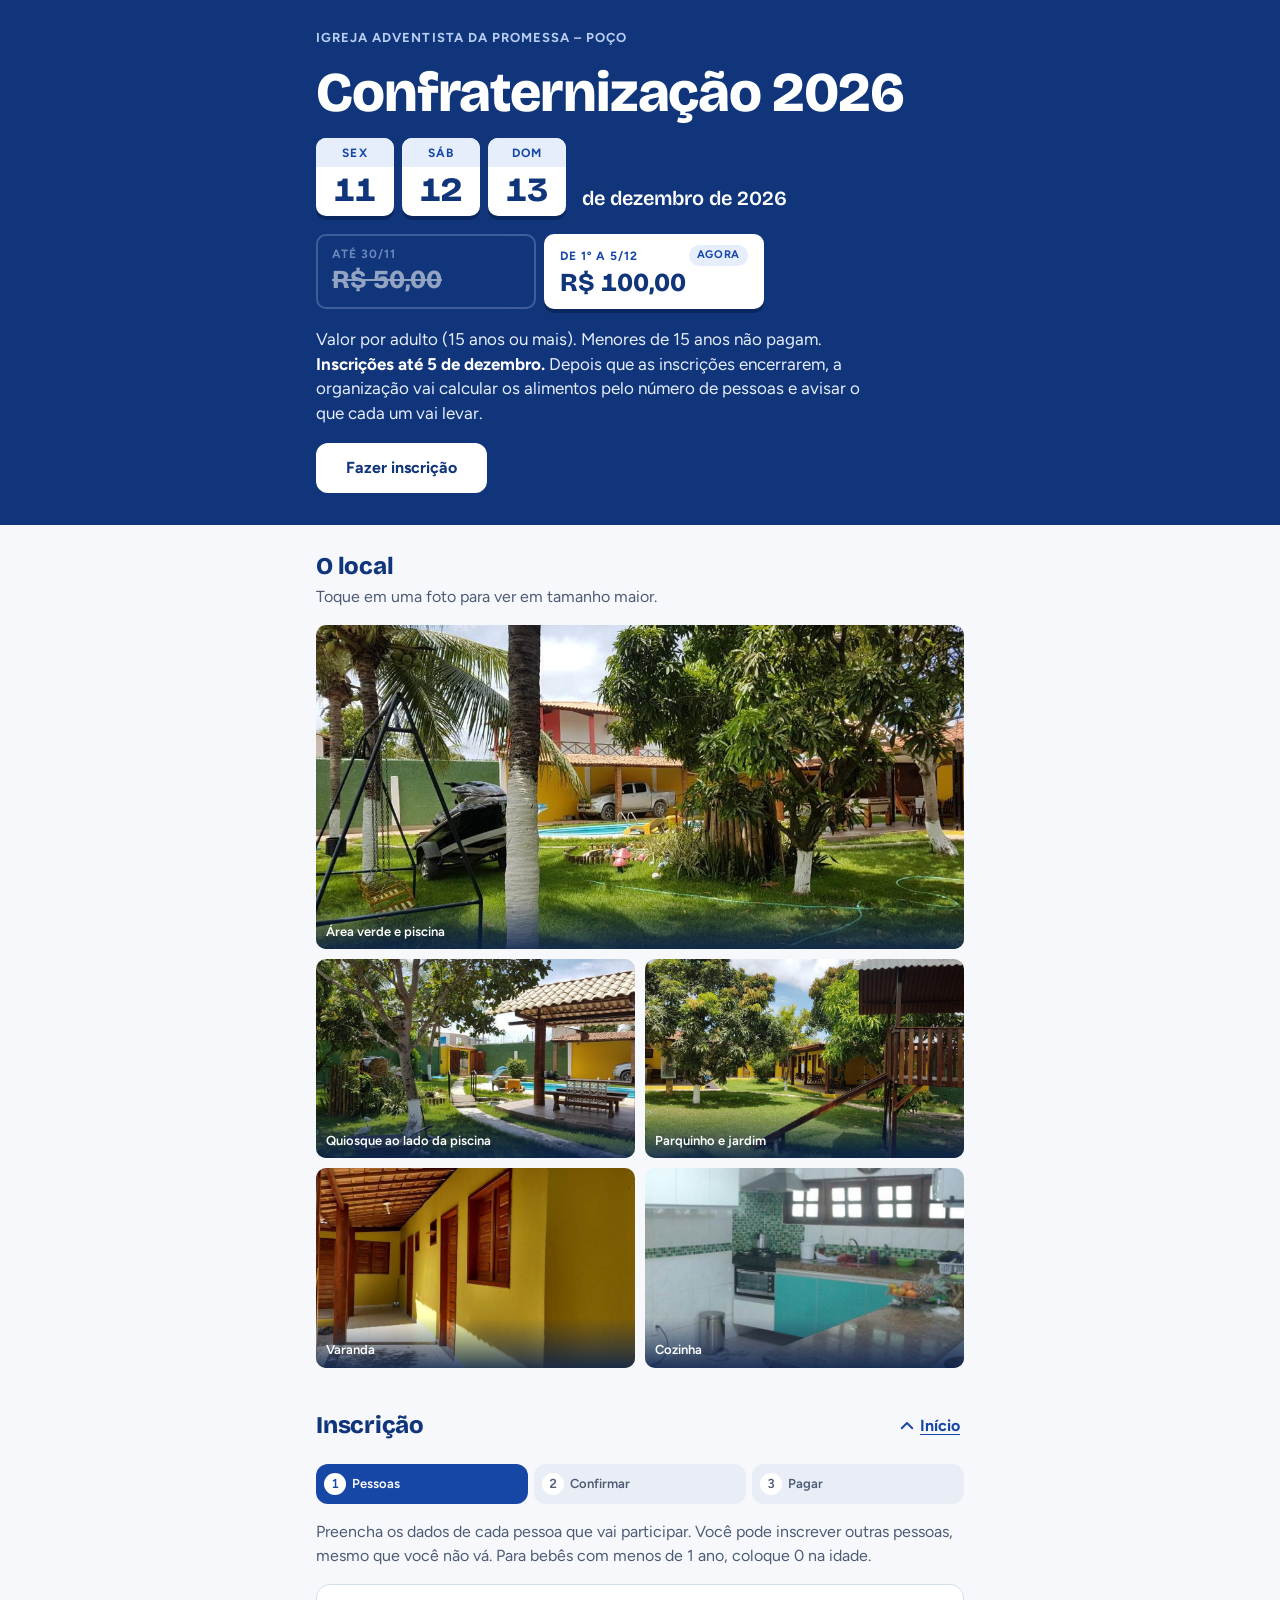
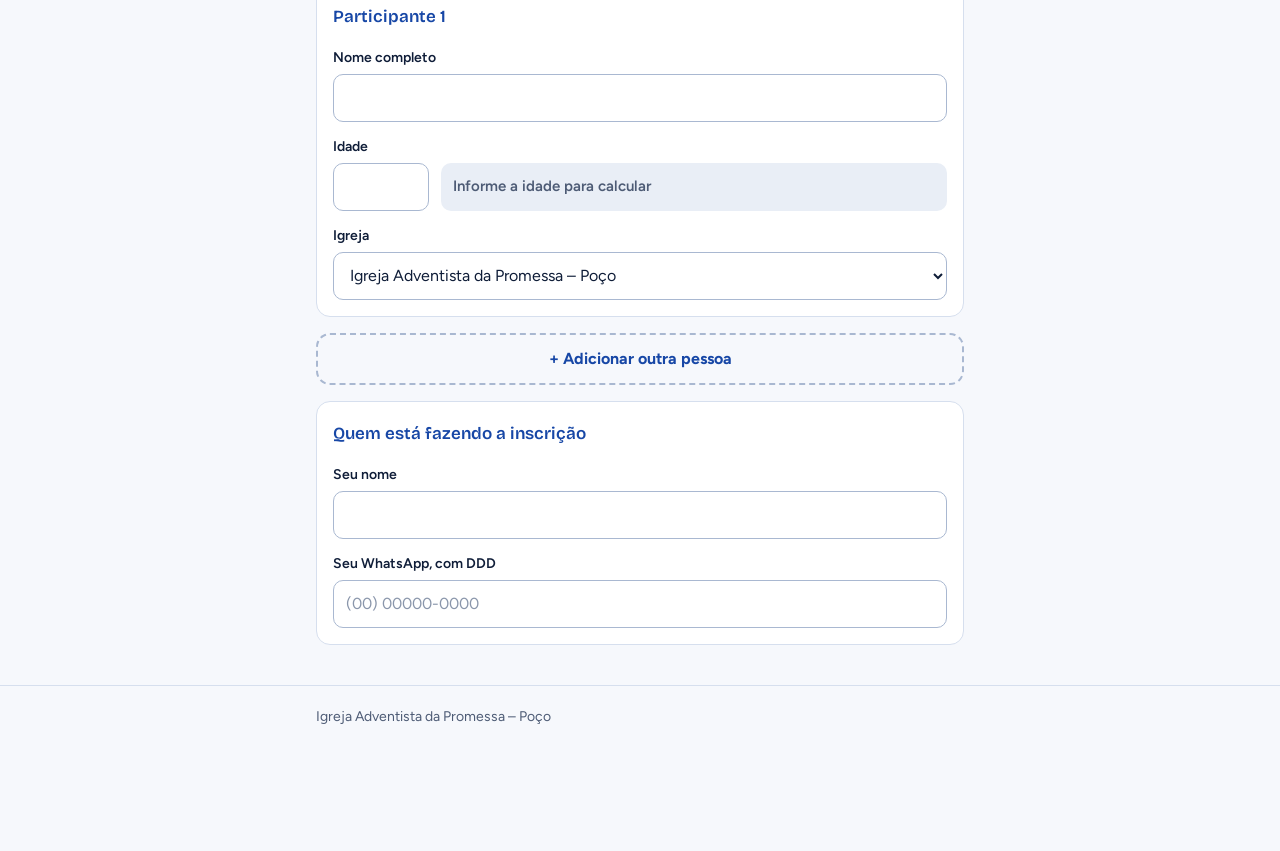
<file: site/index.html>
<!doctype html>
<html lang="pt-BR">
<head>
  <meta charset="utf-8">
  <meta name="viewport" content="width=device-width, initial-scale=1, viewport-fit=cover">
  <meta name="format-detection" content="telephone=no">
  <title>Inscrição · Confraternização 2026 · IAP Poço</title>
  <meta name="description" content="Inscrição para a confraternização da Igreja Adventista da Promessa – Poço, nos dias 11, 12 e 13 de dezembro de 2026.">
  <!-- Página divulgada por link: fica fora das buscas do Google -->
  <meta name="robots" content="noindex">
  <!-- Prévia quando o link é compartilhado no WhatsApp -->
  <meta property="og:title" content="Confraternização 2026 · IAP Poço">
  <meta property="og:description" content="11, 12 e 13 de dezembro. Faça aqui a sua inscrição e a da sua família até 5 de dezembro.">
  <meta property="og:type" content="website">
  <meta property="og:locale" content="pt_BR">
  <meta property="og:url" content="https://inscricao-confra-2026.vercel.app/">
  <meta property="og:image" content="https://inscricao-confra-2026.vercel.app/compartilhar.jpg">
  <meta property="og:image:type" content="image/jpeg">
  <meta property="og:image:width" content="1200">
  <meta property="og:image:height" content="630">
  <meta property="og:image:alt" content="Confraternização 2026 da IAP Poço, 11, 12 e 13 de dezembro. Inscrições até 5 de dezembro.">
  <meta name="twitter:card" content="summary_large_image">
  <meta name="theme-color" content="#10357a">
  <link rel="icon" href="data:image/svg+xml,%3Csvg xmlns='http://www.w3.org/2000/svg' viewBox='0 0 64 64'%3E%3Crect width='64' height='64' rx='14' fill='%2310357a'/%3E%3Crect x='14' y='17' width='36' height='33' rx='5' fill='%23fff'/%3E%3Crect x='14' y='17' width='36' height='10' rx='4' fill='%23b9cdf2'/%3E%3Crect x='22' y='11' width='5' height='11' rx='2.5' fill='%23fff'/%3E%3Crect x='37' y='11' width='5' height='11' rx='2.5' fill='%23fff'/%3E%3C/svg%3E">
  <link rel="preconnect" href="https://fonts.googleapis.com">
  <link rel="preconnect" href="https://fonts.gstatic.com" crossorigin>
  <link rel="stylesheet" href="https://fonts.googleapis.com/css2?family=Bricolage+Grotesque:opsz,wght@12..96,600;12..96,800&family=Figtree:wght@400;600;700&display=swap">
  <link rel="stylesheet" href="estilo.css">
</head>
<body>
  <header class="topo" id="topo">
    <div class="dentro">
      <p class="topo-igreja" id="topo-igreja">Igreja Adventista da Promessa – Poço</p>
      <h1 id="topo-nome">Confraternização 2026</h1>
      <div class="datas">
        <ol class="dias" id="dias" aria-label="Dias do evento">
          <li class="dia"><span class="dia-semana">sex</span><span class="dia-numero">11</span></li>
          <li class="dia"><span class="dia-semana">sáb</span><span class="dia-numero">12</span></li>
          <li class="dia"><span class="dia-semana">dom</span><span class="dia-numero">13</span></li>
        </ol>
        <p class="datas-mes" id="datas-mes">de dezembro de 2026</p>
      </div>
      <p class="topo-local" id="topo-local" hidden></p>
      <ul class="lotes" id="lotes" aria-label="Valor por adulto">
        <li class="lote lote-atual"><span class="lote-prazo">Até 30/11<span class="lote-tag">agora</span></span><strong class="lote-valor">R$ 50,00</strong></li>
        <li class="lote"><span class="lote-prazo">De 1º a 5/12</span><strong class="lote-valor">R$ 100,00</strong></li>
      </ul>
      <p class="topo-regra" id="topo-regra">
        Valor por adulto (15 anos ou mais). Menores de 15 anos não pagam.
        <strong>Inscrições até 5 de dezembro.</strong>
      </p>
      <a class="botao" id="ir-inscricao" href="#inscricao">Fazer inscrição</a>
    </div>
  </header>

  <main class="dentro">
    <section class="secao" id="secao-fotos" aria-labelledby="titulo-fotos" hidden>
      <div class="secao-topo">
        <h2 class="secao-titulo" id="titulo-fotos">O local</h2>
        <p class="apoio">Toque em uma foto para ver em tamanho maior.</p>
      </div>
      <div class="fotos" id="fotos"></div>
    </section>

    <section class="secao" id="inscricao" aria-labelledby="titulo-inscricao">
      <div class="secao-cabecalho">
        <h2 class="secao-titulo" id="titulo-inscricao" tabindex="-1">Inscrição</h2>
        <a class="botao-texto link-nav" href="#topo" id="ir-inicio">
          <svg viewBox="0 0 24 24" aria-hidden="true"><path d="M5 15l7-7 7 7"/></svg>
          Início
        </a>
      </div>

      <!-- Etapas anteriores são clicáveis; para avançar, usa-se o botão de cada etapa -->
      <ol class="etapas" aria-label="Etapas da inscrição">
        <li id="etapa-ind-1" aria-current="step"><button type="button" class="etapa-botao" data-etapa="1" disabled><span class="num">1</span> Pessoas</button></li>
        <li id="etapa-ind-2"><button type="button" class="etapa-botao" data-etapa="2" disabled><span class="num">2</span> Confirmar</button></li>
        <li id="etapa-ind-3"><button type="button" class="etapa-botao" data-etapa="3" disabled><span class="num">3</span> Pagar</button></li>
      </ol>

      <p class="aviso aviso-info" id="encerradas" hidden></p>

      <button type="button" class="botao-texto link-nav botao-voltar" id="voltar-etapa" hidden>
        <svg viewBox="0 0 24 24" aria-hidden="true"><path d="M15 5l-7 7 7 7"/></svg>
        <span id="voltar-etapa-texto">Voltar</span>
      </button>

      <!-- Etapa 1: quem vai -->
      <form id="etapa-1" class="secao" novalidate>
        <p class="aviso aviso-info" id="aviso-correcao" hidden></p>
        <p class="apoio">
          Preencha os dados de cada pessoa que vai participar. Você pode inscrever outras pessoas,
          mesmo que você não vá. Para bebês com menos de 1 ano, coloque 0 na idade.
        </p>

        <ol class="pessoas" id="pessoas"></ol>

        <button type="button" class="adicionar" id="adicionar">+ Adicionar outra pessoa</button>

        <div class="pessoa" role="group" aria-labelledby="titulo-responsavel">
          <div class="pessoa-topo">
            <h3 class="pessoa-titulo" id="titulo-responsavel">Quem está fazendo a inscrição</h3>
          </div>
          <div class="campo">
            <label for="responsavel">Seu nome</label>
            <input id="responsavel" type="text" autocomplete="name" autocapitalize="words" maxlength="80" enterkeyhint="next">
            <p class="erro" id="responsavel-erro" hidden></p>
          </div>
          <div class="campo">
            <label for="telefone">Seu WhatsApp, com DDD</label>
            <input id="telefone" type="tel" inputmode="tel" autocomplete="tel-national" maxlength="16" placeholder="(00) 00000-0000" enterkeyhint="go">
            <p class="erro" id="telefone-erro" hidden></p>
          </div>
        </div>
      </form>

      <!-- Etapa 2: conferir e confirmar -->
      <div id="etapa-2" class="secao" hidden>
        <p class="apoio" id="confirmar-intro">Confira os dados. Depois de confirmar, aparece o Pix para o pagamento.</p>
        <div class="resumo">
          <ol id="resumo-lista"></ol>
          <div class="resumo-total">
            <span class="resumo-total-rotulo">Total a pagar</span>
            <span class="resumo-total-valor" id="resumo-total"></span>
            <span class="resumo-total-detalhe" id="resumo-total-detalhe"></span>
          </div>
        </div>
        <p class="resumo-contato" id="resumo-contato"></p>
        <p class="aviso aviso-erro" id="envio-erro" role="alert" hidden></p>
        <button type="button" class="botao botao-largo" id="confirmar">Confirmar inscrição</button>
        <div class="acoes">
          <button type="button" class="botao-texto" id="voltar">Voltar e corrigir</button>
          <button type="button" class="botao-texto" id="desfazer" hidden>Desfazer alterações</button>
        </div>
      </div>

      <!-- Etapa 3: pagamento -->
      <div id="etapa-3" class="secao" hidden>
        <div class="confirmado" role="status">
          <p class="confirmado-titulo">
            <svg viewBox="0 0 24 24" aria-hidden="true"><circle class="icone-fundo" cx="12" cy="12" r="12"/><path class="icone-traco" d="M7 12.5l3.2 3.2L17 9"/></svg>
            Inscrição recebida
          </p>
          <p class="confirmado-codigo">Código da inscrição <strong class="codigo-inscricao" id="codigo-inscricao"></strong></p>
          <p class="confirmado-texto" id="confirmado-texto"></p>
          <p class="confirmado-nota">Precisa corrigir algum dado? Toque em “Pessoas”, lá em cima, altere e envie a correção.</p>
        </div>

        <div class="pix" id="pix" hidden>
          <h3>Pagamento por Pix</h3>
          <p class="pix-valor" id="pix-valor"></p>

          <p class="aviso" id="pix-pendente" hidden>
            A chave Pix ainda não foi cadastrada nesta página. Combine o pagamento com a organização.
          </p>

          <div class="pix-corpo" id="pix-corpo">
            <div class="pix-copiar">
              <button type="button" class="botao botao-largo" id="copiar-codigo">Copiar código Pix</button>
              <p class="pix-dica">No app do seu banco, escolha <strong>Pix Copia e Cola</strong> e cole o código.</p>
              <p class="codigo" id="pix-codigo" aria-label="Código Pix copia e cola"></p>
            </div>
            <div class="pix-qr-bloco">
              <p class="pix-rotulo">
                <span class="so-celular">Vai pagar por outro aparelho? Use o QR Code</span>
                <span class="so-computador">Escaneie com o app do banco</span>
              </p>
              <div class="pix-qr" id="pix-qr"></div>
            </div>
            <div class="pix-chave-bloco">
              <p class="pix-rotulo" id="pix-chave-rotulo">Ou use a chave</p>
              <div class="pix-chave">
                <span class="pix-chave-valor" id="pix-chave"></span>
                <button type="button" class="botao botao-claro" id="copiar-chave">Copiar chave</button>
              </div>
              <p class="apoio" id="pix-favorecido"></p>
            </div>
          </div>
        </div>

        <div class="enviar" id="enviar">
          <h3 id="enviar-titulo">Envie o comprovante</h3>
          <p class="apoio" id="enviar-texto"></p>
          <a class="botao botao-largo" id="enviar-whatsapp" target="_blank" rel="noopener" hidden>Enviar comprovante pelo WhatsApp</a>
          <button type="button" class="botao botao-claro botao-largo" id="copiar-resumo">Copiar resumo da inscrição</button>
          <pre class="codigo" id="resumo-texto" aria-label="Resumo da inscrição" hidden></pre>
        </div>

        <div class="levar" id="levar" hidden>
          <h3 id="levar-titulo">Alimento para levar</h3>
          <ul id="levar-lista"></ul>
          <p id="levar-aviso" hidden></p>
          <p class="levar-nota" id="levar-nota" hidden>
            As quantidades mudam de um alimento para outro para que cada adulto gaste mais ou menos o mesmo.
          </p>
        </div>

        <div class="acoes">
          <button type="button" class="botao-texto" id="nova">Fazer outra inscrição</button>
        </div>
      </div>
    </section>
  </main>

  <footer class="rodape">
    <div class="dentro" id="rodape-texto">Igreja Adventista da Promessa – Poço</div>
  </footer>

  <!-- Barra fixa com o total (etapa 1) -->
  <div class="barra fora" id="barra">
    <div class="dentro">
      <div class="barra-texto" aria-live="polite">
        <span class="barra-total" id="barra-total">R$ 0,00</span>
        <span class="barra-detalhe" id="barra-detalhe">Informe as idades para calcular</span>
      </div>
      <button type="submit" form="etapa-1" class="botao" id="continuar">Continuar</button>
    </div>
  </div>

  <!-- Fotos em tela cheia -->
  <dialog class="visor" id="visor" aria-label="Fotos do local">
    <figure class="visor-foto">
      <img id="visor-img" alt="">
      <figcaption id="visor-legenda"></figcaption>
    </figure>
    <button type="button" class="visor-botao visor-fechar" id="visor-fechar" aria-label="Fechar fotos">
      <svg viewBox="0 0 24 24" aria-hidden="true"><path d="M6 6l12 12M18 6L6 18"/></svg>
    </button>
    <button type="button" class="visor-botao visor-ant" id="visor-ant" aria-label="Foto anterior">
      <svg viewBox="0 0 24 24" aria-hidden="true"><path d="M15 5l-7 7 7 7"/></svg>
    </button>
    <button type="button" class="visor-botao visor-prox" id="visor-prox" aria-label="Próxima foto">
      <svg viewBox="0 0 24 24" aria-hidden="true"><path d="M9 5l7 7-7 7"/></svg>
    </button>
  </dialog>

  <script src="vendor/qrcode.min.js"></script>
  <script src="config.js"></script>
  <script src="pix.js"></script>
  <script src="app.js"></script>
</body>
</html>
</file>
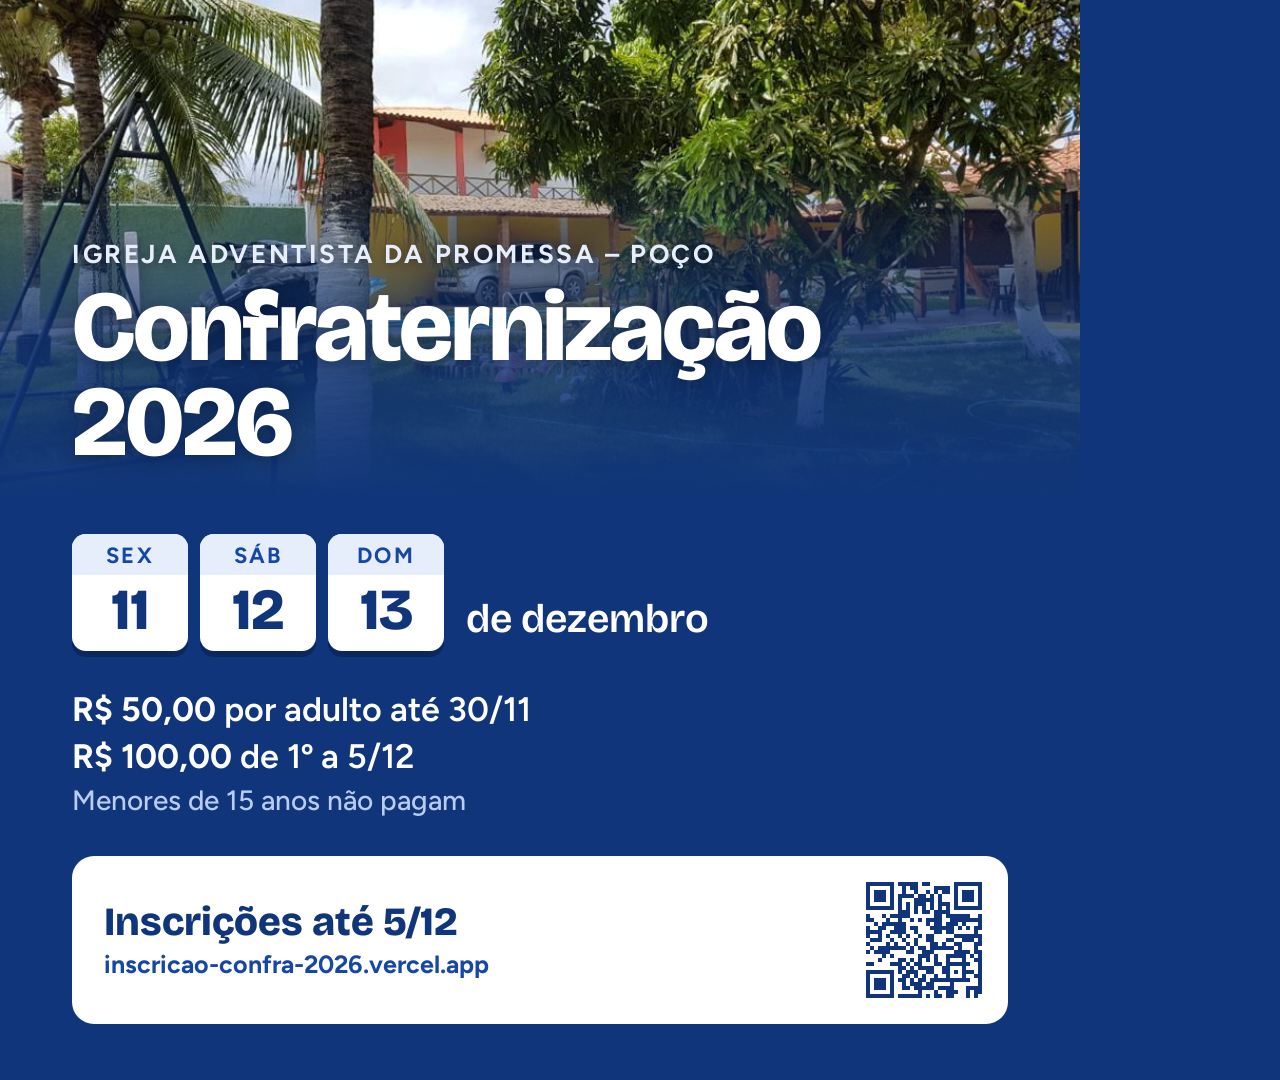
<file: divulgacao/banner.html>
<!doctype html>
<html lang="pt-BR">
<head>
  <meta charset="utf-8">
  <title>Banner · Confraternização 2026 · IAP Poço</title>
  <!--
    Modelo dos banners de divulgação. Abra com ?formato=quadrado, ?formato=status ou ?formato=link.
    As imagens prontas ficam nesta pasta (banner-quadrado.png e banner-status.png)
    e em site/compartilhar.jpg (prévia do link no WhatsApp).
  -->
  <link rel="preconnect" href="https://fonts.googleapis.com">
  <link rel="preconnect" href="https://fonts.gstatic.com" crossorigin>
  <link rel="stylesheet" href="https://fonts.googleapis.com/css2?family=Bricolage+Grotesque:opsz,wght@12..96,600;12..96,800&family=Figtree:wght@500;600;700&display=swap">
  <style>
    :root {
      /* Layout: foto do local em cima com o nome do evento; faixa azul embaixo com datas,
         valores e o chamado para a inscrição (com QR Code). */
      --azul: #1747a6;
      --azul-forte: #10357a;
      --azul-suave: #b9cdf2;
      --azul-claro: #e6eefb;
      --branco: #ffffff;
      --fonte-titulo: 'Bricolage Grotesque', 'Trebuchet MS', sans-serif;
      --fonte-texto: 'Figtree', 'Segoe UI', sans-serif;
    }

    * { box-sizing: border-box; margin: 0; padding: 0; }
    html, body { background: var(--azul-forte); }
    body { font-family: var(--fonte-texto); color: var(--branco); }

    .banner {
      position: relative;
      overflow: hidden;
      width: var(--largura);
      height: var(--altura);
      display: grid;
      background: var(--azul-forte);
    }

    /* ---- Foto com o nome do evento ---- */
    .foto { position: relative; overflow: hidden; }
    .foto img { width: 100%; height: 100%; object-fit: cover; display: block; }
    .foto::after {
      content: '';
      position: absolute;
      inset: 0;
      background: linear-gradient(180deg, rgb(16 53 122 / 0) 30%, rgb(16 53 122 / 0.78) 68%, var(--azul-forte) 100%);
    }
    .titulo {
      position: absolute;
      z-index: 1;
      left: var(--margem);
      right: var(--margem);
      bottom: var(--titulo-base);
      display: flex;
      flex-direction: column;
      gap: calc(var(--escala) * 10px);
    }
    .igreja {
      font-size: calc(var(--escala) * 26px);
      font-weight: 700;
      letter-spacing: 0.1em;
      text-transform: uppercase;
      color: var(--azul-claro);
      text-shadow: 0 1px 8px rgb(0 0 0 / 0.35);
    }
    h1 {
      font-family: var(--fonte-titulo);
      font-weight: 800;
      font-size: calc(var(--escala) * 100px);
      line-height: 0.95;
      letter-spacing: -0.02em;
      white-space: nowrap;
      text-shadow: 0 2px 18px rgb(0 0 0 / 0.3);
    }

    /* ---- Faixa azul ---- */
    .faixa {
      display: flex;
      flex-direction: column;
      justify-content: space-between;
      gap: calc(var(--escala) * 26px);
      padding: calc(var(--escala) * 34px) var(--margem) calc(var(--escala) * 56px);
    }
    .datas { display: flex; align-items: flex-end; gap: calc(var(--escala) * 22px); }
    .dias { display: flex; gap: calc(var(--escala) * 12px); list-style: none; }
    .dia {
      width: calc(var(--escala) * 116px);
      overflow: hidden;
      text-align: center;
      background: var(--branco);
      border-radius: calc(var(--escala) * 14px);
      box-shadow: 0 calc(var(--escala) * 6px) 0 rgb(4 16 40 / 0.35);
    }
    .dia-semana {
      display: block;
      padding: calc(var(--escala) * 8px) 0 calc(var(--escala) * 6px);
      background: var(--azul-claro);
      color: var(--azul);
      font-size: calc(var(--escala) * 22px);
      font-weight: 700;
      letter-spacing: 0.1em;
      text-transform: uppercase;
    }
    .dia-numero {
      display: block;
      padding: calc(var(--escala) * 6px) 0 calc(var(--escala) * 12px);
      color: var(--azul-forte);
      font-family: var(--fonte-titulo);
      font-weight: 800;
      font-size: calc(var(--escala) * 58px);
      line-height: 1;
    }
    .mes {
      font-family: var(--fonte-titulo);
      font-weight: 600;
      font-size: calc(var(--escala) * 40px);
      line-height: 1.1;
      padding-bottom: calc(var(--escala) * 10px);
    }
    .valores { display: flex; flex-direction: column; gap: calc(var(--escala) * 6px); }
    .valor { font-size: calc(var(--escala) * 34px); font-weight: 600; line-height: 1.2; }
    .valor strong { font-weight: 700; }
    .gratis { font-size: calc(var(--escala) * 28px); font-weight: 500; color: var(--azul-suave); }

    .chamada {
      display: flex;
      align-items: center;
      justify-content: space-between;
      gap: calc(var(--escala) * 24px);
      padding: calc(var(--escala) * 18px) calc(var(--escala) * 18px) calc(var(--escala) * 18px) calc(var(--escala) * 32px);
      border-radius: calc(var(--escala) * 22px);
      background: var(--branco);
      color: var(--azul-forte);
    }
    .chamada-texto { display: flex; flex-direction: column; gap: calc(var(--escala) * 6px); min-width: 0; }
    .chamada-titulo {
      font-family: var(--fonte-titulo);
      font-weight: 800;
      font-size: calc(var(--escala) * 40px);
      line-height: 1.05;
    }
    .chamada-link { font-size: calc(var(--escala) * 25px); font-weight: 700; color: var(--azul); }
    .qr { flex: none; width: calc(var(--escala) * 132px); }
    .qr svg { display: block; width: 100%; height: auto; }

    /* ---- Formatos ---- */
    body.quadrado { --largura: 1080px; --altura: 1080px; --escala: 1; --margem: 72px; --titulo-base: 30px; }
    .quadrado .banner { grid-template-rows: 500px 1fr; }

    body.status { --largura: 1080px; --altura: 1920px; --escala: 1.3; --margem: 80px; --titulo-base: 44px; }
    .status .banner { grid-template-rows: 900px 1fr; }
    .status .faixa { padding-top: 48px; padding-bottom: 96px; gap: 28px; }
    .status .chamada { flex-direction: column; align-items: center; text-align: center; gap: 22px; padding: 40px 40px 36px; }
    .status .chamada-titulo { font-size: 64px; }
    .status .chamada-link { font-size: 34px; }
    .status .qr { width: 290px; order: 2; }
    .status .chamada-texto { align-items: center; }

    body.link { --largura: 1200px; --altura: 630px; --escala: 0.72; --margem: 56px; --titulo-base: 0px; }
    .link .banner { grid-template-columns: 640px 1fr; grid-template-rows: 1fr; }
    .link .foto { order: 2; }
    .link .foto::after { background: linear-gradient(90deg, var(--azul-forte) 0%, rgb(16 53 122 / 0) 22%); }
    .link .titulo { position: static; margin-bottom: 4px; }
    .link h1 { font-size: 74px; }
    .link .igreja { font-size: 19px; text-shadow: none; }
    .link .faixa { justify-content: center; gap: 22px; padding: 48px var(--margem); }
    .link .valores, .link .qr, .link .chamada-link { display: none; }
    .link .chamada { align-self: flex-start; padding: 14px 26px; border-radius: 999px; }
    .link .chamada-titulo { font-size: 30px; }
  </style>
</head>
<body>
  <div class="banner">
    <div class="foto">
      <img id="foto" src="../site/fotos/foto-1.jpg" alt="">
    </div>
    <div class="faixa">
      <div class="titulo" id="titulo">
        <p class="igreja">Igreja Adventista da Promessa – Poço</p>
        <h1>Confraternização<br>2026</h1>
      </div>
      <div class="datas">
        <ol class="dias">
          <li class="dia"><span class="dia-semana">sex</span><span class="dia-numero">11</span></li>
          <li class="dia"><span class="dia-semana">sáb</span><span class="dia-numero">12</span></li>
          <li class="dia"><span class="dia-semana">dom</span><span class="dia-numero">13</span></li>
        </ol>
        <p class="mes">de dezembro</p>
      </div>
      <div class="valores">
        <p class="valor"><strong>R$ 50,00</strong> por adulto até 30/11</p>
        <p class="valor"><strong>R$ 100,00</strong> de 1º a 5/12</p>
        <p class="gratis">Menores de 15 anos não pagam</p>
      </div>
      <div class="chamada">
        <div class="chamada-texto">
          <p class="chamada-titulo">Inscrições até 5/12</p>
          <p class="chamada-link">inscricao-confra-2026.vercel.app</p>
        </div>
        <div class="qr" id="qr"></div>
      </div>
    </div>
  </div>

  <script src="../site/vendor/qrcode.min.js"></script>
  <script>
    (function () {
      const formato = new URLSearchParams(location.search).get('formato') || 'quadrado';
      document.body.className = formato;

      // No quadrado e no status, o nome do evento fica sobre a foto
      if (formato !== 'link') document.querySelector('.foto').append(document.getElementById('titulo'));

      const qr = window.qrcode(0, 'M');
      qr.addData('https://inscricao-confra-2026.vercel.app');
      qr.make();
      const n = qr.getModuleCount();
      const m = 2;
      let d = '';
      for (let l = 0; l < n; l++) {
        for (let c = 0; c < n; c++) if (qr.isDark(l, c)) d += 'M' + (c + m) + ' ' + (l + m) + 'h1v1h-1z';
      }
      document.getElementById('qr').innerHTML =
        '<svg xmlns="http://www.w3.org/2000/svg" viewBox="0 0 ' + (n + 2 * m) + ' ' + (n + 2 * m) +
        '" shape-rendering="crispEdges"><rect width="100%" height="100%" fill="#fff"/><path d="' + d + '" fill="#10357a"/></svg>';

      const foto = document.getElementById('foto');
      const fotoPronta = foto.complete ? Promise.resolve() : new Promise((r) => { foto.onload = r; foto.onerror = r; });
      // O título diminui até caber na largura (cada formato tem um espaço diferente)
      function caber(el) {
        let tamanho = parseFloat(getComputedStyle(el).fontSize);
        while (el.scrollWidth > el.clientWidth + 1 && tamanho > 24) {
          tamanho -= 2;
          el.style.fontSize = tamanho + 'px';
        }
      }

      Promise.all([document.fonts.ready, fotoPronta]).then(() => {
        caber(document.querySelector('h1'));
        document.body.dataset.pronto = '1';
      });
    })();
  </script>
</body>
</html>
</file>
<file: site/estilo.css>
:root {
  /* Layout: faixa azul no topo com as datas em folhinhas de calendário brancas;
     abaixo, uma coluna única (até 680px) sobre fundo branco; barra do total fixa no rodapé. */
  --azul: #1747a6; /* azul da igreja: botões e destaques */
  --azul-forte: #10357a; /* faixa do topo, títulos e botões pressionados */
  --azul-noite: #0a2350; /* barra do total */
  --azul-suave: #b9cdf2; /* texto secundário sobre o azul */
  --azul-claro: #e6eefb; /* fundos de destaque */
  --azul-claro-forte: #d3e1f8; /* destaque tocado */
  --azul-nevoa: #f2f6fd; /* fundo leve ao tocar ou passar o mouse */
  --branco: #ffffff;
  --fundo: #f6f8fc;
  --tinta: #0f1d38;
  --tinta-suave: #4d5b75;
  --neutro: #e9eef6;
  --linha: #d6dfee;
  --linha-forte: #a9b8d1;
  --foco: #3d7bea;
  --erro: #b42318;
  --erro-fundo: #fdecea;
  --aviso: #6b4e00;
  --aviso-fundo: #fff4d6;

  --fonte-titulo: 'Bricolage Grotesque', 'Trebuchet MS', system-ui, sans-serif;
  --fonte-texto: 'Figtree', system-ui, -apple-system, 'Segoe UI', Roboto, sans-serif;
  --fonte-codigo: ui-monospace, 'SFMono-Regular', Menlo, Consolas, monospace;

  --coluna: 680px;
  --raio: 14px;
  --gutter-esq: max(16px, env(safe-area-inset-left, 0px));
  --gutter-dir: max(16px, env(safe-area-inset-right, 0px));
  color-scheme: light;
}

*,
*::before,
*::after {
  box-sizing: border-box;
}

html {
  -webkit-text-size-adjust: 100%;
  scroll-padding-top: 16px;
}

/* Com a barra do total na tela, o campo em foco não fica escondido atrás dela */
html.com-barra {
  scroll-padding-bottom: calc(110px + env(safe-area-inset-bottom, 0px));
}

body {
  margin: 0;
  background: var(--fundo);
  color: var(--tinta);
  font: 400 16px/1.5 var(--fonte-texto);
}

html.com-barra body {
  padding-bottom: calc(96px + env(safe-area-inset-bottom, 0px));
}

body.visor-aberto {
  overflow: hidden;
}

[hidden] {
  display: none !important;
}

h1,
h2,
h3,
p,
ul,
ol,
figure {
  margin: 0;
}

ul,
ol {
  padding: 0;
  list-style: none;
}

img {
  max-width: 100%;
  display: block;
}

button,
input,
select,
textarea {
  font: inherit;
  color: inherit;
}

/* No celular: sem o realce cinza do toque (os botões têm o próprio estado pressionado)
   e sem zoom acidental em toques duplos */
button,
a {
  -webkit-tap-highlight-color: transparent;
  touch-action: manipulation;
}

:focus-visible {
  outline: 3px solid var(--foco);
  outline-offset: 2px;
}

.dentro {
  max-width: var(--coluna);
  margin-inline: auto;
  padding-left: var(--gutter-esq);
  padding-right: var(--gutter-dir);
}

/* ---------- Topo ---------- */

.topo {
  background: var(--azul-forte);
  color: var(--branco);
}

.topo .dentro {
  padding-block: 28px 32px;
  display: flex;
  flex-direction: column;
  gap: 18px;
}

.topo-igreja {
  font-size: 0.8125rem;
  font-weight: 700;
  letter-spacing: 0.08em;
  text-transform: uppercase;
  color: var(--azul-suave);
}

.topo h1 {
  font-family: var(--fonte-titulo);
  font-weight: 800;
  font-size: clamp(2.25rem, 9vw, 3.5rem);
  line-height: 0.98;
  letter-spacing: -0.02em;
  text-wrap: balance;
}

.datas {
  display: flex;
  flex-wrap: wrap;
  align-items: flex-end;
  gap: 10px 16px;
}

.dias {
  display: flex;
  gap: 8px;
}

/* Cada dia é uma folhinha de calendário */
.dia {
  width: 78px;
  overflow: hidden;
  text-align: center;
  background: var(--branco);
  border-radius: 10px;
  box-shadow: 0 4px 0 rgb(4 16 40 / 0.35);
}

.dia-semana {
  display: block;
  padding: 6px 0 5px;
  background: var(--azul-claro);
  color: var(--azul);
  font-size: 0.75rem;
  font-weight: 700;
  letter-spacing: 0.1em;
  text-transform: uppercase;
}

.dia-numero {
  display: block;
  padding: 6px 0 9px;
  color: var(--azul-forte);
  font-family: var(--fonte-titulo);
  font-weight: 800;
  font-size: 2.125rem;
  line-height: 1;
  font-variant-numeric: tabular-nums;
}

.datas-mes {
  font-family: var(--fonte-titulo);
  font-weight: 600;
  font-size: 1.25rem;
  line-height: 1.2;
  padding-bottom: 6px;
}

.topo-local {
  font-weight: 600;
}

/* Valor por adulto conforme a data da inscrição */
.lotes {
  display: flex;
  flex-wrap: wrap;
  gap: 8px;
}

.lote {
  flex: 1 1 150px;
  max-width: 220px;
  padding: 9px 14px 11px;
  border: 2px solid rgb(185 205 242 / 0.5);
  border-radius: 10px;
  display: flex;
  flex-direction: column;
  gap: 4px;
}

.lote-prazo {
  display: flex;
  flex-wrap: wrap;
  align-items: center;
  justify-content: space-between;
  gap: 4px 8px;
  white-space: nowrap;
  font-size: 0.75rem;
  font-weight: 700;
  letter-spacing: 0.08em;
  text-transform: uppercase;
  color: var(--azul-suave);
}

.lote-valor {
  font-family: var(--fonte-titulo);
  font-weight: 800;
  font-size: 1.625rem;
  line-height: 1;
  font-variant-numeric: tabular-nums;
}

/* O valor de agora é uma folhinha branca, como os dias do evento */
.lote-atual {
  background: var(--branco);
  border-color: var(--branco);
  color: var(--azul-forte);
  box-shadow: 0 4px 0 rgb(4 16 40 / 0.35);
}

.lote-atual .lote-prazo {
  color: var(--azul);
}

.lote-tag {
  padding: 2px 8px;
  border-radius: 999px;
  background: var(--azul-claro);
  color: var(--azul);
  font-size: 0.6875rem;
  letter-spacing: 0.06em;
}

.lote-passado {
  opacity: 0.55;
}

.lote-passado .lote-valor {
  text-decoration: line-through;
  text-decoration-thickness: 2px;
}

.topo-regra {
  max-width: 34rem;
  font-size: 1.0625rem;
  line-height: 1.45;
  color: var(--azul-claro);
}

.topo-regra strong {
  font-weight: 700;
  color: var(--branco);
}

/* ---------- Conteúdo ---------- */

main {
  padding-block: 28px 40px;
  display: flex;
  flex-direction: column;
  gap: 36px;
}

.secao-titulo {
  font-family: var(--fonte-titulo);
  font-weight: 800;
  font-size: 1.5rem;
  line-height: 1.15;
  letter-spacing: -0.01em;
  color: var(--azul-forte);
}

/* O título recebe o foco ao trocar de etapa; não precisa de contorno */
.secao-titulo:focus {
  outline: none;
}

.secao {
  display: flex;
  flex-direction: column;
  gap: 16px;
}

.secao-topo {
  display: flex;
  flex-direction: column;
  gap: 4px;
}

.apoio {
  color: var(--tinta-suave);
}

/* ---------- Fotos do local ---------- */

.fotos {
  display: grid;
  grid-template-columns: repeat(2, minmax(0, 1fr));
  gap: 10px;
}

.foto {
  position: relative;
  overflow: hidden;
  border-radius: 10px;
  background: var(--neutro);
  aspect-ratio: 16 / 10;
}

.foto-abrir {
  display: block;
  width: 100%;
  height: 100%;
  padding: 0;
  border: 0;
  background: none;
  cursor: zoom-in;
}

.foto-abrir:focus-visible {
  outline-offset: -3px;
}

.foto img {
  width: 100%;
  height: 100%;
  object-fit: cover;
}

.foto figcaption {
  position: absolute;
  inset: auto 0 0 0;
  padding: 22px 10px 8px;
  font-size: 0.8125rem;
  font-weight: 600;
  color: var(--branco);
  background: linear-gradient(180deg, rgb(10 35 80 / 0), rgb(10 35 80 / 0.85));
  pointer-events: none;
}

/* Com número ímpar de fotos, a primeira ocupa a linha inteira */
@media (min-width: 481px) {
  .fotos .foto:first-child:nth-last-child(odd) {
    grid-column: 1 / -1;
    aspect-ratio: 16 / 8;
  }
}

/* No celular as fotos viram uma faixa que se arrasta de ponta a ponta da tela */
@media (max-width: 480px) {
  .fotos {
    grid-template-columns: none;
    grid-auto-flow: column;
    grid-auto-columns: 84%;
    overflow-x: auto;
    overscroll-behavior-x: contain;
    scroll-snap-type: x mandatory;
    scroll-padding-inline: var(--gutter-esq) var(--gutter-dir);
    margin-left: calc(-1 * var(--gutter-esq));
    margin-right: calc(-1 * var(--gutter-dir));
    padding: 0 var(--gutter-dir) 6px var(--gutter-esq);
    scrollbar-width: none;
  }
  .fotos::-webkit-scrollbar {
    display: none;
  }
  .foto {
    scroll-snap-align: start;
  }
}

/* ---------- Visor de fotos (tela cheia) ---------- */

.visor {
  width: 100%;
  height: 100%;
  max-width: none;
  max-height: none;
  margin: 0;
  padding: 0;
  border: 0;
  background: rgb(6 18 44);
  color: var(--branco);
  overscroll-behavior: contain;
}

.visor[open] {
  display: flex;
  align-items: center;
  justify-content: center;
}

.visor::backdrop {
  background: rgb(6 18 44 / 0.6);
}

.visor-foto {
  display: flex;
  flex-direction: column;
  align-items: center;
  gap: 12px;
  width: 100%;
  max-width: 1100px;
  padding: 72px var(--gutter-dir) 24px var(--gutter-esq);
}

.visor-foto img {
  max-height: calc(100vh - 170px);
  max-height: calc(100dvh - 170px);
  object-fit: contain;
  border-radius: 8px;
}

.visor-foto figcaption {
  font-weight: 600;
  text-align: center;
}

.visor-botao {
  position: absolute;
  width: 48px;
  height: 48px;
  display: grid;
  place-items: center;
  padding: 0;
  border: 0;
  border-radius: 50%;
  background: rgb(255 255 255 / 0.14);
  color: var(--branco);
  cursor: pointer;
}

.visor-botao:hover,
.visor-botao:active {
  background: rgb(255 255 255 / 0.26);
}

.visor-botao svg {
  width: 24px;
  height: 24px;
  fill: none;
  stroke: currentColor;
  stroke-width: 2.5;
  stroke-linecap: round;
  stroke-linejoin: round;
}

.visor-fechar {
  top: max(12px, env(safe-area-inset-top, 0px));
  right: max(12px, env(safe-area-inset-right, 0px));
}

.visor-ant,
.visor-prox {
  top: 50%;
  transform: translateY(-50%);
}

.visor-ant {
  left: max(12px, env(safe-area-inset-left, 0px));
}

.visor-prox {
  right: max(12px, env(safe-area-inset-right, 0px));
}

/* No celular as setas ficam embaixo, para não cobrir a foto */
@media (max-width: 700px) {
  .visor-foto {
    padding-bottom: 96px;
  }
  .visor-ant,
  .visor-prox {
    top: auto;
    bottom: max(20px, env(safe-area-inset-bottom, 0px));
    transform: none;
  }
  .visor-ant {
    left: calc(50% - 60px);
  }
  .visor-prox {
    right: calc(50% - 60px);
  }
}

/* ---------- Navegação e etapas ---------- */

.secao-cabecalho {
  display: flex;
  align-items: center;
  justify-content: space-between;
  gap: 12px;
}

/* "Início" e "Voltar": texto sublinhado com seta, como os outros botões de texto */
.link-nav {
  display: inline-flex;
  align-items: center;
  gap: 4px;
}

.link-nav svg {
  flex: none;
  width: 18px;
  height: 18px;
  fill: none;
  stroke: currentColor;
  stroke-width: 2.5;
  stroke-linecap: round;
  stroke-linejoin: round;
}

.botao-voltar {
  align-self: flex-start;
  margin-block: -6px;
  margin-left: -4px;
}

.etapas {
  display: flex;
  gap: 6px;
  font-size: 0.8125rem;
  font-weight: 600;
}

.etapas li {
  flex: 1;
  min-width: 0;
  display: flex;
}

.etapa-botao {
  flex: 1;
  min-width: 0;
  min-height: 40px;
  display: flex;
  align-items: center;
  gap: 6px;
  padding: 8px;
  border: 0;
  border-radius: 12px;
  background: var(--neutro);
  color: var(--tinta-suave);
  font: inherit;
  line-height: 1.2;
  white-space: nowrap;
  text-align: left;
  cursor: pointer;
}

.etapa-botao:disabled {
  cursor: default;
}

/* Etapa já feita: dá para voltar tocando nela */
.etapa-botao:enabled {
  background: var(--azul-claro);
  color: var(--azul-forte);
}

.etapa-botao:enabled:hover,
.etapa-botao:enabled:active {
  background: var(--azul-claro-forte);
}

.etapas .num {
  flex: none;
  width: 22px;
  height: 22px;
  display: grid;
  place-items: center;
  border-radius: 50%;
  background: var(--branco);
  font-variant-numeric: tabular-nums;
}

.etapas [aria-current='step'] .etapa-botao {
  background: var(--azul);
  color: var(--branco);
}

.etapas [aria-current='step'] .num {
  color: var(--azul);
}

/* Em telas muito estreitas os nomes das etapas precisam do espaço inteiro */
@media (max-width: 359px) {
  .etapas .num {
    display: none;
  }
  .etapa-botao {
    justify-content: center;
  }
}

/* ---------- Participantes ---------- */

.pessoas {
  display: flex;
  flex-direction: column;
  gap: 12px;
}

.pessoa {
  background: var(--branco);
  border: 1px solid var(--linha);
  border-radius: var(--raio);
  padding: 16px;
  display: flex;
  flex-direction: column;
  gap: 14px;
}

.pessoa-topo {
  display: flex;
  align-items: center;
  justify-content: space-between;
  gap: 12px;
  min-height: 32px;
}

.pessoa-titulo {
  font-family: var(--fonte-titulo);
  font-weight: 600;
  font-size: 1.0625rem;
  line-height: 1.25;
  color: var(--azul);
}

.remover {
  min-height: 40px;
  border: 0;
  background: none;
  padding: 8px 10px;
  margin-right: -10px;
  border-radius: 8px;
  font-size: 0.875rem;
  font-weight: 600;
  color: var(--erro);
  cursor: pointer;
}

.remover:hover,
.remover:active {
  background: var(--erro-fundo);
}

.campo {
  display: flex;
  flex-direction: column;
  gap: 6px;
  min-width: 0;
}

.campo label {
  font-size: 0.875rem;
  font-weight: 600;
}

.campo input,
.campo select {
  width: 100%;
  min-height: 48px;
  padding: 10px 12px;
  background: var(--branco);
  border: 1.5px solid var(--linha-forte);
  border-radius: 10px;
}

.campo input:focus,
.campo select:focus {
  border-color: var(--azul);
}

.campo select {
  text-overflow: ellipsis;
}

.campo input::placeholder {
  color: #8a96ab;
}

.campo [aria-invalid='true'] {
  border-color: var(--erro);
  background: var(--erro-fundo);
}

.erro {
  font-size: 0.875rem;
  font-weight: 600;
  color: var(--erro);
}

.linha-idade {
  display: flex;
  align-items: flex-end;
  gap: 12px;
}

.linha-idade .campo {
  flex: 0 0 96px;
}

.situacao {
  flex: 1;
  min-width: 0;
  min-height: 48px;
  display: flex;
  align-items: center;
  padding: 8px 12px;
  border-radius: 10px;
  font-size: 0.9375rem;
  font-weight: 600;
  line-height: 1.3;
  background: var(--neutro);
  color: var(--tinta-suave);
}

.situacao[data-tipo='adulto'] {
  background: var(--azul-claro);
  color: var(--azul-forte);
}

.situacao[data-tipo='menor'] {
  color: var(--tinta);
}

.adicionar {
  width: 100%;
  min-height: 52px;
  border: 2px dashed var(--linha-forte);
  border-radius: var(--raio);
  background: none;
  font-weight: 700;
  color: var(--azul);
  cursor: pointer;
}

.adicionar:hover,
.adicionar:active {
  border-color: var(--azul);
  background: var(--azul-nevoa);
}

/* ---------- Botões ---------- */

.botao {
  display: inline-flex;
  align-items: center;
  justify-content: center;
  gap: 8px;
  min-height: 50px;
  padding: 12px 20px;
  border: 2px solid var(--azul);
  border-radius: 12px;
  background: var(--azul);
  color: var(--branco);
  font-weight: 700;
  line-height: 1.25;
  text-align: center;
  text-decoration: none;
  cursor: pointer;
}

.botao:hover,
.botao:active {
  background: var(--azul-forte);
  border-color: var(--azul-forte);
}

.botao:disabled {
  opacity: 0.75;
  cursor: progress;
}

.botao-claro {
  background: var(--branco);
  color: var(--azul);
}

.botao-claro:hover,
.botao-claro:active {
  background: var(--azul-nevoa);
  border-color: var(--azul);
}

.botao-largo {
  width: 100%;
}

.botao-texto {
  min-height: 44px;
  border: 0;
  background: none;
  padding: 10px 4px;
  font-weight: 700;
  color: var(--azul);
  text-decoration: underline;
  text-underline-offset: 3px;
  cursor: pointer;
}

.botao-texto:disabled {
  opacity: 0.5;
  cursor: default;
}

/* Botão do topo: branco sobre o azul */
.topo .botao {
  align-self: flex-start;
  padding-inline: 28px;
  background: var(--branco);
  border-color: var(--branco);
  color: var(--azul-forte);
}

.topo .botao:hover,
.topo .botao:active {
  background: var(--azul-claro);
  border-color: var(--azul-claro);
}

@media (max-width: 480px) {
  .topo .botao {
    align-self: stretch;
  }
}

/* ---------- Barra do total ---------- */

.barra {
  position: fixed;
  inset: auto 0 0 0;
  z-index: 5;
  background: var(--azul-noite);
  color: var(--branco);
  padding-bottom: env(safe-area-inset-bottom, 0px);
  box-shadow: 0 -6px 18px rgb(10 35 80 / 0.2);
}

/* Fora da tela enquanto a pessoa vê o topo e as fotos, ou digita no celular */
.barra.fora {
  transform: translateY(110%);
  visibility: hidden;
}

@media (prefers-reduced-motion: no-preference) {
  .barra {
    transition: transform 0.25s ease, visibility 0s;
  }
  .barra.fora {
    transition: transform 0.25s ease, visibility 0s linear 0.25s;
  }
}

.barra .dentro {
  padding-block: 10px;
  display: flex;
  align-items: center;
  justify-content: space-between;
  gap: 12px;
}

.barra-texto {
  min-width: 0;
  line-height: 1.25;
}

.barra-total {
  display: block;
  font-family: var(--fonte-titulo);
  font-weight: 800;
  font-size: 1.375rem;
  font-variant-numeric: tabular-nums;
}

.barra-detalhe {
  display: block;
  font-size: 0.8125rem;
  color: var(--azul-suave);
}

.barra .botao {
  flex: none;
  background: var(--branco);
  border-color: var(--branco);
  color: var(--azul-forte);
}

.barra .botao:hover,
.barra .botao:active {
  background: var(--azul-claro);
  border-color: var(--azul-claro);
}

/* ---------- Resumo (etapa 2) ---------- */

.resumo {
  background: var(--branco);
  border: 1px solid var(--linha);
  border-radius: var(--raio);
  overflow: hidden;
}

.resumo-item {
  display: grid;
  grid-template-columns: minmax(0, 1fr) auto;
  gap: 2px 12px;
  padding: 14px 16px;
  border-bottom: 1px solid var(--linha);
}

.resumo-nome {
  font-weight: 700;
  overflow-wrap: anywhere;
}

.resumo-valor {
  font-weight: 700;
  font-variant-numeric: tabular-nums;
  text-align: right;
  white-space: nowrap;
}

.resumo-detalhe {
  grid-column: 1 / -1;
  font-size: 0.9375rem;
  color: var(--tinta-suave);
  overflow-wrap: anywhere;
}

.resumo-alimento {
  grid-column: 1 / -1;
  font-size: 0.9375rem;
  font-weight: 600;
  color: var(--azul);
}

.resumo-total {
  display: grid;
  grid-template-columns: minmax(0, 1fr) auto;
  align-items: baseline;
  gap: 2px 12px;
  padding: 16px;
  background: var(--azul-claro);
  color: var(--azul-forte);
}

.resumo-total-rotulo {
  font-weight: 700;
}

.resumo-total-valor {
  font-family: var(--fonte-titulo);
  font-weight: 800;
  font-size: 1.75rem;
  line-height: 1;
  font-variant-numeric: tabular-nums;
}

.resumo-total-detalhe {
  grid-column: 1 / -1;
  font-size: 0.9375rem;
}

.resumo-contato {
  font-size: 0.9375rem;
  color: var(--tinta-suave);
  overflow-wrap: anywhere;
}

/* ---------- Inscrição recebida (etapa 3) ---------- */

.confirmado {
  display: flex;
  flex-direction: column;
  gap: 10px;
  padding: 18px 16px;
  border-radius: var(--raio);
  background: var(--azul);
  color: var(--branco);
}

.confirmado-titulo {
  display: flex;
  align-items: center;
  gap: 10px;
  font-family: var(--fonte-titulo);
  font-weight: 800;
  font-size: 1.375rem;
  line-height: 1.2;
}

.confirmado-titulo svg {
  flex: none;
  width: 30px;
  height: 30px;
}

.icone-fundo {
  fill: var(--branco);
}

.icone-traco {
  fill: none;
  stroke: var(--azul);
  stroke-width: 2.6;
  stroke-linecap: round;
  stroke-linejoin: round;
}

.confirmado-codigo {
  display: flex;
  flex-wrap: wrap;
  align-items: center;
  gap: 6px 10px;
  font-weight: 600;
}

.codigo-inscricao {
  padding: 4px 12px;
  border-radius: 8px;
  background: var(--branco);
  color: var(--azul-forte);
  font-family: var(--fonte-codigo);
  font-size: 1.25rem;
  font-weight: 700;
  letter-spacing: 0.12em;
}

.confirmado-texto {
  color: var(--azul-claro);
}

.confirmado-nota {
  font-size: 0.875rem;
  color: var(--azul-suave);
}

.levar {
  background: var(--branco);
  border: 1px solid var(--linha);
  border-radius: var(--raio);
  padding: 16px;
  display: flex;
  flex-direction: column;
  gap: 10px;
}

.levar h3,
.pix h3,
.enviar h3 {
  font-family: var(--fonte-titulo);
  font-weight: 600;
  font-size: 1.1875rem;
  line-height: 1.2;
  color: var(--azul-forte);
}

.levar ul {
  display: flex;
  flex-direction: column;
  gap: 6px;
}

.levar li {
  display: flex;
  justify-content: space-between;
  gap: 12px;
}

.levar li span:first-child {
  font-weight: 700;
}

.levar li span:last-child {
  color: var(--tinta-suave);
  text-align: right;
  overflow-wrap: anywhere;
}

.levar-nota {
  font-size: 0.875rem;
  color: var(--tinta-suave);
}

/* ---------- Pix ---------- */

.pix {
  background: var(--branco);
  border: 2px solid var(--azul);
  border-radius: var(--raio);
  padding: 16px;
  display: flex;
  flex-direction: column;
  gap: 14px;
}

.pix-valor {
  font-weight: 700;
  color: var(--azul);
}

/* No celular, copiar o código vem primeiro: ninguém escaneia a própria tela */
.pix-corpo {
  display: grid;
  gap: 20px;
  grid-template-columns: minmax(0, 1fr);
  grid-template-areas: 'copiar' 'qr' 'chave';
}

.pix-copiar {
  grid-area: copiar;
  display: flex;
  flex-direction: column;
  gap: 10px;
  min-width: 0;
}

.pix-dica {
  font-size: 0.9375rem;
  color: var(--tinta-suave);
}

.pix-qr-bloco {
  grid-area: qr;
  display: flex;
  flex-direction: column;
  align-items: center;
  gap: 8px;
  padding-top: 16px;
  border-top: 1px dashed var(--linha-forte);
}

.pix-qr {
  width: 188px;
  max-width: 100%;
  padding: 6px;
  background: var(--branco);
  border: 1px solid var(--linha);
  border-radius: 10px;
}

.pix-qr svg {
  display: block;
  width: 100%;
  height: auto;
}

.pix-chave-bloco {
  grid-area: chave;
  display: flex;
  flex-direction: column;
  gap: 6px;
  min-width: 0;
  padding-top: 16px;
  border-top: 1px dashed var(--linha-forte);
}

.pix-rotulo {
  font-size: 0.875rem;
  font-weight: 600;
  text-align: center;
  text-wrap: balance;
}

.pix-chave-bloco .pix-rotulo {
  text-align: left;
}

.so-computador {
  display: none;
}

@media (min-width: 600px) {
  .pix-corpo {
    grid-template-columns: 200px minmax(0, 1fr);
    grid-template-areas: 'qr copiar' 'qr chave';
    align-items: start;
  }
  .pix-qr-bloco {
    padding-top: 0;
    border-top: 0;
  }
  .so-celular {
    display: none;
  }
  .so-computador {
    display: inline;
  }
}

/* Bloco de texto para copiar: cresce com o conteúdo e seleciona tudo de uma vez */
.codigo {
  margin: 0;
  padding: 10px 12px;
  border: 1.5px solid var(--linha-forte);
  border-radius: 10px;
  background: var(--fundo);
  font: 0.8125rem/1.45 var(--fonte-codigo);
  color: var(--tinta-suave);
  word-break: break-all;
  user-select: all;
  -webkit-user-select: all;
}

pre.codigo {
  white-space: pre-wrap;
  word-break: normal;
  overflow-wrap: anywhere;
  color: var(--tinta);
}

.pix-chave {
  display: flex;
  flex-wrap: wrap;
  align-items: center;
  gap: 8px 12px;
}

.pix-chave-valor {
  font-weight: 700;
  overflow-wrap: anywhere;
  user-select: all;
  -webkit-user-select: all;
}

.pix .botao-claro {
  min-height: 44px;
  padding: 6px 14px;
}

.aviso {
  padding: 12px 14px;
  border-radius: 10px;
  background: var(--aviso-fundo);
  color: var(--aviso);
  font-weight: 600;
}

.aviso-erro {
  background: var(--erro-fundo);
  color: var(--erro);
}

.aviso-info {
  background: var(--azul-claro);
  color: var(--azul-forte);
}

/* ---------- Envio ---------- */

.enviar {
  display: flex;
  flex-direction: column;
  gap: 12px;
}

.acoes {
  display: flex;
  flex-wrap: wrap;
  gap: 4px 20px;
  justify-content: space-between;
}

.rodape {
  padding-block: 20px 28px;
  border-top: 1px solid var(--linha);
  font-size: 0.875rem;
  color: var(--tinta-suave);
}

@media (prefers-reduced-motion: no-preference) {
  html {
    scroll-behavior: smooth;
  }
  .botao,
  .adicionar,
  .remover,
  .visor-botao {
    transition: background-color 0.15s, border-color 0.15s;
  }
  .foto img {
    transition: transform 0.3s ease;
  }
  .foto-abrir:hover img {
    transform: scale(1.03);
  }
}
</file>
